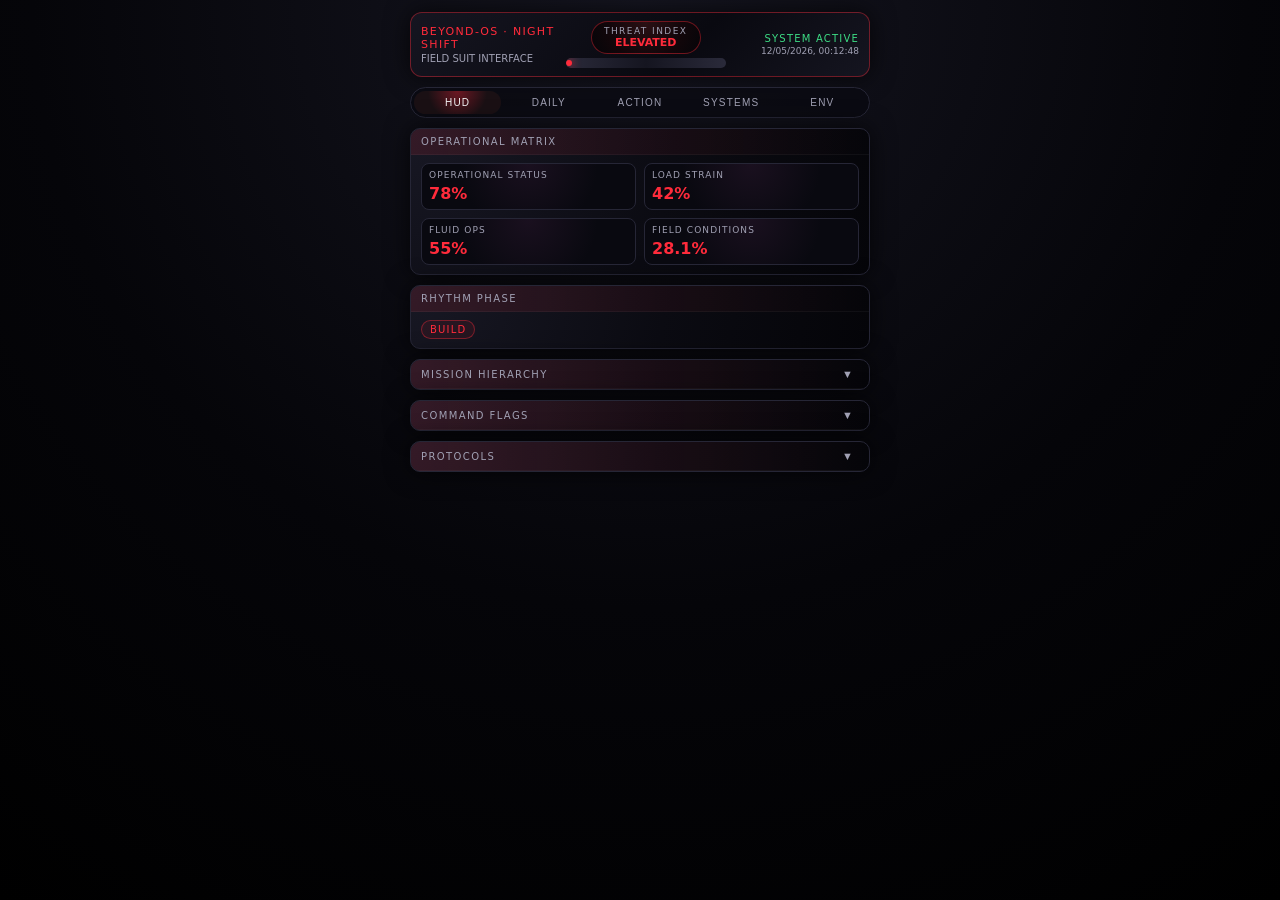
<file: demo/index.html>
<!DOCTYPE html>
<html lang="en">
<head>
  <meta charset="UTF-8" />
  <title>BEYOND‑OS · NIGHT SHIFT</title>
  <meta name="viewport" content="width=device-width, initial-scale=1.0" />
  <link rel="stylesheet" href="style.css" />
</head>
<body>
  <div class="app-shell">

    <!-- HUD HEADER -->
    <header class="hud-header">
      <div class="hud-left">
        <div class="hud-title">BEYOND‑OS · NIGHT SHIFT</div>
        <div class="hud-subtitle">FIELD SUIT INTERFACE</div>
      </div>

      <div class="hud-center">
        <div class="threat-badge" id="threatBadge">
          <span class="threat-label">THREAT INDEX</span>
          <span class="threat-value" id="threatValue">LOW</span>
        </div>
        <div class="pulse-line">
          <div class="pulse-dot"></div>
        </div>
      </div>

      <div class="hud-right">
        <div class="system-status" id="systemStatus">SYSTEM ACTIVE</div>
        <div class="timestamp" id="timestamp"></div>
      </div>
    </header>

    <!-- TOP TABS -->
    <nav class="top-tabs">
      <button class="tab-button active" data-target="screen-hud">HUD</button>
      <button class="tab-button" data-target="screen-daily">DAILY</button>
      <button class="tab-button" data-target="screen-action">ACTION</button>
      <button class="tab-button" data-target="screen-systems">SYSTEMS</button>
      <button class="tab-button" data-target="screen-env">ENV</button>
    </nav>

    <!-- SCREENS -->
    <main class="screen-container">
      <!-- HUD SCREEN -->
      <section id="screen-hud" class="screen active">

        <div class="panel panel-grid">
          <div class="panel-header">
            <span>OPERATIONAL MATRIX</span>
          </div>
          <div class="panel-body">
            <div class="metric-grid">
              <div class="metric-card">
                <div class="metric-label">OPERATIONAL STATUS</div>
                <div class="metric-value" id="metricOperational">–%</div>
              </div>

              <div class="metric-card">
                <div class="metric-label">LOAD STRAIN</div>
                <div class="metric-value" id="metricLoadStrain">–%</div>
              </div>

              <div class="metric-card">
                <div class="metric-label">FLUID OPS</div>
                <div class="metric-value" id="metricFluidOps">–%</div>
              </div>

              <div class="metric-card">
                <div class="metric-label">FIELD CONDITIONS</div>
                <div class="metric-value" id="metricFieldConditions">–%</div>
              </div>
            </div>
          </div>
        </div>

        <div class="panel">
          <div class="panel-header">
            <span>RHYTHM PHASE</span>
          </div>
          <div class="panel-body">
            <div class="tag" id="rhythmPhase">BUILD</div>
          </div>
        </div>

        <div class="panel collapsible" data-collapsible>
          <div class="panel-header">
            <span>MISSION HIERARCHY</span>
            <button class="collapse-toggle">▼</button>
          </div>
          <div class="panel-body">
            <ul class="bullet-list" id="missionList"></ul>
          </div>
        </div>

        <div class="panel collapsible" data-collapsible>
          <div class="panel-header">
            <span>COMMAND FLAGS</span>
            <button class="collapse-toggle">▼</button>
          </div>
          <div class="panel-body">
            <ul class="bullet-list" id="flagList"></ul>
          </div>
        </div>

        <div class="panel collapsible" data-collapsible>
          <div class="panel-header">
            <span>PROTOCOLS</span>
            <button class="collapse-toggle">▼</button>
          </div>
          <div class="panel-body">
            <ul class="bullet-list" id="protocolList"></ul>
          </div>
        </div>

      </section>
      <!-- DAILY SCREEN -->
      <section id="screen-daily" class="screen">

        <div class="panel">
          <div class="panel-header"><span>FASTING PROTOCOL</span></div>
          <div class="panel-body">
            <div class="status-line" id="fastingStatus">NO MEAL LOGGED</div>
            <div class="status-sub" id="fastingNote">// JUST ATE</div>
          </div>
        </div>

        <div class="panel">
          <div class="panel-header"><span>ENERGY & SLEEPINESS</span></div>
          <div class="panel-body">
            <div class="energy-scale-label">Tap current level:</div>
            <div class="energy-scale" id="energyScale"></div>
            <div class="energy-status" id="energyStatus">😴 // SLEEPY NOW</div>
          </div>
        </div>

        <div class="panel">
          <div class="panel-header"><span>SYSTEMS RESET</span></div>
          <div class="panel-body">
            <div>Sleep target: <span id="sleepTarget">7 hrs</span></div>
            <div>Last night: <span id="sleepLast">– hrs</span></div>
          </div>
        </div>

        <div class="panel">
          <div class="panel-header"><span>DAILY METRICS</span></div>
          <div class="panel-body">
            <div>Body weight: <span id="metricWeight">– lbs</span></div>
            <div>Calories: <span id="metricCalories">– / –</span></div>
            <div>Protein: <span id="metricProtein">– / – g</span></div>
            <div>Steps: <span id="metricSteps">– / –</span></div>
          </div>
        </div>

      </section>

      <!-- ACTION SCREEN -->
      <section id="screen-action" class="screen">

        <div class="panel">
          <div class="panel-header"><span>TODAY'S SESSION</span></div>
          <div class="panel-body">
            <div>Type: <span id="sessionType">–</span></div>
            <div>Focus: <span id="sessionFocus">–</span></div>

            <div class="movement-block">
              <div class="movement-label">Next movement:</div>
              <div class="movement-main" id="sessionMovement">–</div>
            </div>

            <button class="primary-button" id="logSetButton">// LOG SET</button>
            <div class="status-sub"><span id="setsLogged">0</span> sets logged</div>
          </div>
        </div>

        <div class="panel">
          <div class="panel-header"><span>ANCHOR MEALS</span></div>
          <div class="panel-body">
            <div>Meal A: <span id="mealAName">–</span> (<span id="mealAServings">–</span> servings)</div>
            <div>Meal B: <span id="mealBName">–</span> (<span id="mealBServings">–</span> servings)</div>

            <div class="action-row">
              <button class="secondary-button" id="startPrepButton">// START PREP</button>
              <button class="secondary-button" id="completePrepButton">// PREP COMPLETE</button>
            </div>

            <div class="status-sub" id="prepStatus">Prep not started.</div>
          </div>
        </div>

        <div class="panel collapsible" data-collapsible>
          <div class="panel-header">
            <span>GROCERY SUMMARY</span>
            <button class="collapse-toggle">▼</button>
          </div>
          <div class="panel-body">
            <div>Items: <span id="groceryItemsCount">–</span></div>
            <div>Est. cost: <span id="groceryCost">–</span></div>
            <button class="secondary-button">// VIEW LIST</button>
            <ul class="bullet-list" id="groceryList"></ul>
          </div>
        </div>

      </section>
      <!-- SYSTEMS SCREEN -->
      <section id="screen-systems" class="screen">

        <div class="panel">
          <div class="panel-header"><span>SUIT SYNC</span></div>
          <div class="panel-body">
            <div>Neural Link: <span class="tag tag-good" id="neuralLinkStatus">SYNCED</span></div>
          </div>
        </div>

        <div class="panel collapsible" data-collapsible>
          <div class="panel-header">
            <span>MISSION MODE</span>
            <button class="collapse-toggle">▼</button>
          </div>
          <div class="panel-body">
            <div>Current mode: <span id="missionMode">NIGHT SHIFT</span></div>
            <div class="status-sub">Optimized for late‑shift operations.</div>
          </div>
        </div>

      </section>

      <!-- ENVIRONMENT SCREEN -->
      <section id="screen-env" class="screen">

        <div class="panel">
          <div class="panel-header"><span>FIELD SENSOR MATRIX</span></div>
          <div class="panel-body env-grid">

            <div class="env-item">
              <div class="env-label">STRESS LOAD</div>
              <div class="env-value" id="envStress">–</div>
            </div>

            <div class="env-item">
              <div class="env-label">NOISE FLOOR</div>
              <div class="env-value" id="envNoise">–</div>
            </div>

            <div class="env-item">
              <div class="env-label">TEMP</div>
              <div class="env-value" id="envTemp">–</div>
            </div>

            <div class="env-item">
              <div class="env-label">HUMIDITY</div>
              <div class="env-value" id="envHumidity">–</div>
            </div>

          </div>
        </div>

      </section>

    </main>
  </div>

  <script src="app.js"></script>
</body>
</html>
</file>
<file: demo/style.css>
:root {
  --bg: #050509;
  --bg-panel: #101018;
  --bg-elevated: #0b0b12;
  --accent: #ff2b3b;
  --accent-soft: rgba(255, 43, 59, 0.4);
  --accent-soft2: rgba(255, 43, 59, 0.15);
  --text-main: #f5f5f7;
  --text-sub: #a0a0b3;
  --border-soft: #262636;
  --good: #3ddc84;
  --warn: #ffb347;
  --bad: #ff4b5c;
  --radius-panel: 10px;
  --shadow-soft: 0 0 24px rgba(0, 0, 0, 0.7);
  --font-main: system-ui, -apple-system, BlinkMacSystemFont, "SF Pro Text",
    "Segoe UI", sans-serif;
}

*,
*::before,
*::after {
  box-sizing: border-box;
}

html,
body {
  margin: 0;
  padding: 0;
  background: radial-gradient(circle at top, #151520 0, #050509 55%, #000 100%);
  color: var(--text-main);
  font-family: var(--font-main);
  -webkit-font-smoothing: antialiased;
}

body {
  min-height: 100vh;
}

.app-shell {
  max-width: 480px;
  margin: 0 auto;
  padding: 12px 10px 24px;
}

/* HUD HEADER */

.hud-header {
  display: grid;
  grid-template-columns: 1.2fr 1.4fr 1.1fr;
  gap: 8px;
  align-items: center;
  padding: 8px 10px;
  border-radius: 12px;
  background: linear-gradient(135deg, #151520 0, #090910 60%, #151520 100%);
  border: 1px solid var(--accent-soft);
  box-shadow: var(--shadow-soft);
  margin-bottom: 10px;
}

.hud-left {
  display: flex;
  flex-direction: column;
  gap: 2px;
}

.hud-title {
  font-size: 11px;
  letter-spacing: 0.12em;
  text-transform: uppercase;
  color: var(--accent);
}

.hud-subtitle {
  font-size: 10px;
  color: var(--text-sub);
}

.hud-center {
  display: flex;
  flex-direction: column;
  gap: 4px;
  align-items: center;
}

.threat-badge {
  display: inline-flex;
  flex-direction: column;
  align-items: center;
  padding: 4px 8px;
  border-radius: 999px;
  border: 1px solid var(--accent-soft);
  background: radial-gradient(circle at top, #2a1014 0, #12060a 60%, #050509 100%);
  min-width: 110px;
}

.threat-label {
  font-size: 9px;
  letter-spacing: 0.16em;
  text-transform: uppercase;
  color: var(--text-sub);
}

.threat-value {
  font-size: 11px;
  font-weight: 600;
  color: var(--accent);
}

.pulse-line {
  position: relative;
  width: 100%;
  height: 10px;
  border-radius: 999px;
  background: linear-gradient(90deg, #2a2a3a 0, #151520 50%, #2a2a3a 100%);
  overflow: hidden;
}

.pulse-dot {
  position: absolute;
  top: 2px;
  left: 0;
  width: 6px;
  height: 6px;
  border-radius: 999px;
  background: var(--accent);
  box-shadow: 0 0 10px var(--accent);
  animation: pulse-move 1.8s linear infinite;
}

@keyframes pulse-move {
  0% { left: 4px; opacity: 0; }
  10% { opacity: 1; }
  50% { left: calc(100% - 10px); opacity: 1; }
  100% { left: calc(100% - 4px); opacity: 0; }
}

.hud-right {
  display: flex;
  flex-direction: column;
  align-items: flex-end;
  gap: 2px;
}

.system-status {
  font-size: 10px;
  text-transform: uppercase;
  letter-spacing: 0.12em;
  color: var(--good);
}

.timestamp {
  font-size: 9px;
  color: var(--text-sub);
}

/* TOP TABS */

.top-tabs {
  display: flex;
  justify-content: space-between;
  gap: 4px;
  margin: 8px 0 10px;
  padding: 3px;
  border-radius: 999px;
  background: rgba(10, 10, 18, 0.9);
  border: 1px solid var(--border-soft);
}

.tab-button {
  flex: 1;
  border: none;
  background: transparent;
  color: var(--text-sub);
  font-size: 10px;
  text-transform: uppercase;
  letter-spacing: 0.12em;
  padding: 6px 0;
  border-radius: 999px;
  cursor: pointer;
  transition: background 0.18s ease, color 0.18s ease;
}

.tab-button.active {
  background: radial-gradient(circle at top, var(--accent-soft) 0, #1a1014 60%);
  color: var(--text-main);
}

/* SCREENS */

.screen-container { position: relative; }

.screen {
  display: none;
  animation: screen-fade 0.18s ease-out;
}

.screen.active { display: block; }

@keyframes screen-fade {
  from { opacity: 0; transform: translateY(4px); }
  to { opacity: 1; transform: translateY(0); }
}
/* PANELS */

.panel {
  background: radial-gradient(circle at top left, #181824 0, #0b0b12 55%, #050509 100%);
  border-radius: var(--radius-panel);
  border: 1px solid var(--border-soft);
  box-shadow: var(--shadow-soft);
  margin-bottom: 10px;
  overflow: hidden;
}

.panel-header {
  display: flex;
  justify-content: space-between;
  align-items: center;
  padding: 7px 10px;
  border-bottom: 1px solid rgba(255, 255, 255, 0.04);
  background: linear-gradient(90deg, rgba(255, 43, 59, 0.12), transparent);
  font-size: 10px;
  text-transform: uppercase;
  letter-spacing: 0.14em;
  color: var(--text-sub);
}

.panel-body {
  padding: 8px 10px 9px;
  font-size: 12px;
  color: var(--text-main);
}

/* METRIC GRID */

.metric-grid {
  display: grid;
  grid-template-columns: repeat(2, minmax(0, 1fr));
  gap: 8px;
}

.metric-card {
  border-radius: 8px;
  border: 1px solid var(--border-soft);
  background: radial-gradient(circle at top, #1a101f 0, #090910 60%);
  padding: 6px 7px;
}

.metric-label {
  font-size: 9px;
  text-transform: uppercase;
  letter-spacing: 0.12em;
  color: var(--text-sub);
  margin-bottom: 4px;
}

.metric-value {
  font-size: 16px;
  font-weight: 600;
  color: var(--accent);
}

/* TAGS */

.tag {
  display: inline-flex;
  align-items: center;
  padding: 3px 8px;
  border-radius: 999px;
  border: 1px solid var(--accent-soft);
  font-size: 10px;
  text-transform: uppercase;
  letter-spacing: 0.12em;
  color: var(--accent);
  background: rgba(255, 43, 59, 0.08);
}

.tag-good {
  border-color: rgba(61, 220, 132, 0.5);
  color: var(--good);
  background: rgba(61, 220, 132, 0.08);
}

/* COLLAPSIBLE */

.collapsible .panel-body {
  max-height: 500px;
  overflow: hidden;
  transition: max-height 0.18s ease-out, opacity 0.18s ease-out,
    padding-top 0.18s ease-out, padding-bottom 0.18s ease-out;
}

.collapsible.collapsed .panel-body {
  max-height: 0;
  opacity: 0;
  padding-top: 0;
  padding-bottom: 0;
}

.collapse-toggle {
  border: none;
  background: transparent;
  color: var(--text-sub);
  font-size: 11px;
  cursor: pointer;
}

/* LISTS */

.bullet-list {
  list-style: none;
  padding-left: 0;
  margin: 0;
}

.bullet-list li {
  position: relative;
  padding-left: 14px;
  margin-bottom: 4px;
  font-size: 11px;
  color: var(--text-main);
}

.bullet-list li::before {
  content: "›";
  position: absolute;
  left: 0;
  top: 0;
  color: var(--accent);
}

/* ENERGY SCALE */

.energy-scale-label {
  font-size: 11px;
  color: var(--text-sub);
  margin-bottom: 4px;
}

.energy-scale {
  display: flex;
  flex-wrap: wrap;
  gap: 4px;
  margin-bottom: 6px;
}

.energy-button {
  width: 22px;
  height: 22px;
  border-radius: 999px;
  border: 1px solid var(--border-soft);
  background: #0b0b12;
  color: var(--text-sub);
  font-size: 11px;
  display: flex;
  align-items: center;
  justify-content: center;
  cursor: pointer;
  transition: background 0.16s ease, border-color 0.16s ease, color 0.16s ease;
}

.energy-button.active {
  background: var(--accent);
  border-color: var(--accent);
  color: #fff;
}

.energy-status {
  font-size: 11px;
  color: var(--accent);
}

/* BUTTONS */

.primary-button,
.secondary-button {
  border-radius: 999px;
  border: 1px solid var(--accent-soft);
  background: radial-gradient(circle at top, var(--accent-soft) 0, #1a1014 60%);
  color: var(--text-main);
  font-size: 11px;
  text-transform: uppercase;
  letter-spacing: 0.12em;
  padding: 6px 10px;
  cursor: pointer;
  transition: transform 0.08s ease, box-shadow 0.08s ease, background 0.16s ease;
}

.secondary-button {
  background: #0b0b12;
  border-color: var(--border-soft);
}

.primary-button:active,
.secondary-button:active {
  transform: translateY(1px);
  box-shadow: 0 0 0 transparent;
}

/* ACTION ZONE */

.movement-block {
  margin: 6px 0 8px;
}

.movement-label {
  font-size: 11px;
  color: var(--text-sub);
}

.movement-main {
  font-size: 13px;
  margin-top: 2px;
}

.action-row {
  display: flex;
  gap: 6px;
  margin: 6px 0 4px;
}

.status-line {
  font-size: 12px;
}

.status-sub {
  font-size: 11px;
  color: var(--text-sub);
  margin-top: 2px;
}

/* ENV GRID */

.env-grid {
  display: grid;
  grid-template-columns: repeat(2, minmax(0, 1fr));
  gap: 8px;
}

.env-item {
  border-radius: 8px;
  border: 1px solid var(--border-soft);
  background: #0b0b12;
  padding: 6px 7px;
}

.env-label {
  font-size: 9px;
  text-transform: uppercase;
  letter-spacing: 0.12em;
  color: var(--text-sub);
  margin-bottom: 4px;
}

.env-value {
  font-size: 13px;
  color: var(--accent);
}

/* MISC */

.panel-body > div + div {
  margin-top: 3px;
}

@media (max-width: 360px) {
  .hud-header {
    grid-template-columns: 1.1fr 1.3fr 1fr;
  }
  .hud-title {
    font-size: 10px;
  }
}
:root {
  --bg: #050509;
  --bg-panel: #101018;
  --bg-elevated: #0b0b12;
  --accent: #ff2b3b;
  --accent-soft: rgba(255, 43, 59, 0.4);
  --accent-soft2: rgba(255, 43, 59, 0.15);
  --text-main: #f5f5f7;
  --text-sub: #a0a0b3;
  --border-soft: #262636;
  --good: #3ddc84;
  --warn: #ffb347;
  --bad: #ff4b5c;
  --radius-panel: 10px;
  --shadow-soft: 0 0 24px rgba(0, 0, 0, 0.7);
  --font-main: system-ui, -apple-system, BlinkMacSystemFont, "SF Pro Text",
    "Segoe UI", sans-serif;
}

*,
*::before,
*::after {
  box-sizing: border-box;
}

html,
body {
  margin: 0;
  padding: 0;
  background: radial-gradient(circle at top, #151520 0, #050509 55%, #000 100%);
  color: var(--text-main);
  font-family: var(--font-main);
  -webkit-font-smoothing: antialiased;
}

body {
  min-height: 100vh;
}

.app-shell {
  max-width: 480px;
  margin: 0 auto;
  padding: 12px 10px 24px;
}

/* HUD HEADER */

.hud-header {
  display: grid;
  grid-template-columns: 1.2fr 1.4fr 1.1fr;
  gap: 8px;
  align-items: center;
  padding: 8px 10px;
  border-radius: 12px;
  background: linear-gradient(135deg, #151520 0, #090910 60%, #151520 100%);
  border: 1px solid var(--accent-soft);
  box-shadow: var(--shadow-soft);
  margin-bottom: 10px;
}

.hud-left {
  display: flex;
  flex-direction: column;
  gap: 2px;
}

.hud-title {
  font-size: 11px;
  letter-spacing: 0.12em;
  text-transform: uppercase;
  color: var(--accent);
}

.hud-subtitle {
  font-size: 10px;
  color: var(--text-sub);
}

.hud-center {
  display: flex;
  flex-direction: column;
  gap: 4px;
  align-items: center;
}

.threat-badge {
  display: inline-flex;
  flex-direction: column;
  align-items: center;
  padding: 4px 8px;
  border-radius: 999px;
  border: 1px solid var(--accent-soft);
  background: radial-gradient(circle at top, #2a1014 0, #12060a 60%, #050509 100%);
  min-width: 110px;
}

.threat-label {
  font-size: 9px;
  letter-spacing: 0.16em;
  text-transform: uppercase;
  color: var(--text-sub);
}

.threat-value {
  font-size: 11px;
  font-weight: 600;
  color: var(--accent);
}

.pulse-line {
  position: relative;
  width: 100%;
  height: 10px;
  border-radius: 999px;
  background: linear-gradient(90deg, #2a2a3a 0, #151520 50%, #2a2a3a 100%);
  overflow: hidden;
}

.pulse-dot {
  position: absolute;
  top: 2px;
  left: 0;
  width: 6px;
  height: 6px;
  border-radius: 999px;
  background: var(--accent);
  box-shadow: 0 0 10px var(--accent);
  animation: pulse-move 1.8s linear infinite;
}

@keyframes pulse-move {
  0% { left: 4px; opacity: 0; }
  10% { opacity: 1; }
  50% { left: calc(100% - 10px); opacity: 1; }
  100% { left: calc(100% - 4px); opacity: 0; }
}

.hud-right {
  display: flex;
  flex-direction: column;
  align-items: flex-end;
  gap: 2px;
}

.system-status {
  font-size: 10px;
  text-transform: uppercase;
  letter-spacing: 0.12em;
  color: var(--good);
}

.timestamp {
  font-size: 9px;
  color: var(--text-sub);
}

/* TOP TABS */

.top-tabs {
  display: flex;
  justify-content: space-between;
  gap: 4px;
  margin: 8px 0 10px;
  padding: 3px;
  border-radius: 999px;
  background: rgba(10, 10, 18, 0.9);
  border: 1px solid var(--border-soft);
}

.tab-button {
  flex: 1;
  border: none;
  background: transparent;
  color: var(--text-sub);
  font-size: 10px;
  text-transform: uppercase;
  letter-spacing: 0.12em;
  padding: 6px 0;
  border-radius: 999px;
  cursor: pointer;
  transition: background 0.18s ease, color 0.18s ease;
}

.tab-button.active {
  background: radial-gradient(circle at top, var(--accent-soft) 0, #1a1014 60%);
  color: var(--text-main);
}

/* SCREENS */

.screen-container { position: relative; }

.screen {
  display: none;
  animation: screen-fade 0.18s ease-out;
}

.screen.active { display: block; }

@keyframes screen-fade {
  from { opacity: 0; transform: translateY(4px); }
  to { opacity: 1; transform: translateY(0); }
}
/* PANELS */

.panel {
  background: radial-gradient(circle at top left, #181824 0, #0b0b12 55%, #050509 100%);
  border-radius: var(--radius-panel);
  border: 1px solid var(--border-soft);
  box-shadow: var(--shadow-soft);
  margin-bottom: 10px;
  overflow: hidden;
}

.panel-header {
  display: flex;
  justify-content: space-between;
  align-items: center;
  padding: 7px 10px;
  border-bottom: 1px solid rgba(255, 255, 255, 0.04);
  background: linear-gradient(90deg, rgba(255, 43, 59, 0.12), transparent);
  font-size: 10px;
  text-transform: uppercase;
  letter-spacing: 0.14em;
  color: var(--text-sub);
}

.panel-body {
  padding: 8px 10px 9px;
  font-size: 12px;
  color: var(--text-main);
}

/* METRIC GRID */

.metric-grid {
  display: grid;
  grid-template-columns: repeat(2, minmax(0, 1fr));
  gap: 8px;
}

.metric-card {
  border-radius: 8px;
  border: 1px solid var(--border-soft);
  background: radial-gradient(circle at top, #1a101f 0, #090910 60%);
  padding: 6px 7px;
}

.metric-label {
  font-size: 9px;
  text-transform: uppercase;
  letter-spacing: 0.12em;
  color: var(--text-sub);
  margin-bottom: 4px;
}

.metric-value {
  font-size: 16px;
  font-weight: 600;
  color: var(--accent);
}

/* TAGS */

.tag {
  display: inline-flex;
  align-items: center;
  padding: 3px 8px;
  border-radius: 999px;
  border: 1px solid var(--accent-soft);
  font-size: 10px;
  text-transform: uppercase;
  letter-spacing: 0.12em;
  color: var(--accent);
  background: rgba(255, 43, 59, 0.08);
}

.tag-good {
  border-color: rgba(61, 220, 132, 0.5);
  color: var(--good);
  background: rgba(61, 220, 132, 0.08);
}

/* COLLAPSIBLE */

.collapsible .panel-body {
  max-height: 500px;
  overflow: hidden;
  transition: max-height 0.18s ease-out, opacity 0.18s ease-out,
    padding-top 0.18s ease-out, padding-bottom 0.18s ease-out;
}

.collapsible.collapsed .panel-body {
  max-height: 0;
  opacity: 0;
  padding-top: 0;
  padding-bottom: 0;
}

.collapse-toggle {
  border: none;
  background: transparent;
  color: var(--text-sub);
  font-size: 11px;
  cursor: pointer;
}

/* LISTS */

.bullet-list {
  list-style: none;
  padding-left: 0;
  margin: 0;
}

.bullet-list li {
  position: relative;
  padding-left: 14px;
  margin-bottom: 4px;
  font-size: 11px;
  color: var(--text-main);
}

.bullet-list li::before {
  content: "›";
  position: absolute;
  left: 0;
  top: 0;
  color: var(--accent);
}

/* ENERGY SCALE */

.energy-scale-label {
  font-size: 11px;
  color: var(--text-sub);
  margin-bottom: 4px;
}

.energy-scale {
  display: flex;
  flex-wrap: wrap;
  gap: 4px;
  margin-bottom: 6px;
}

.energy-button {
  width: 22px;
  height: 22px;
  border-radius: 999px;
  border: 1px solid var(--border-soft);
  background: #0b0b12;
  color: var(--text-sub);
  font-size: 11px;
  display: flex;
  align-items: center;
  justify-content: center;
  cursor: pointer;
  transition: background 0.16s ease, border-color 0.16s ease, color 0.16s ease;
}

.energy-button.active {
  background: var(--accent);
  border-color: var(--accent);
  color: #fff;
}

.energy-status {
  font-size: 11px;
  color: var(--accent);
}

/* BUTTONS */

.primary-button,
.secondary-button {
  border-radius: 999px;
  border: 1px solid var(--accent-soft);
  background: radial-gradient(circle at top, var(--accent-soft) 0, #1a1014 60%);
  color: var(--text-main);
  font-size: 11px;
  text-transform: uppercase;
  letter-spacing: 0.12em;
  padding: 6px 10px;
  cursor: pointer;
  transition: transform 0.08s ease, box-shadow 0.08s ease, background 0.16s ease;
}

.secondary-button {
  background: #0b0b12;
  border-color: var(--border-soft);
}

.primary-button:active,
.secondary-button:active {
  transform: translateY(1px);
  box-shadow: 0 0 0 transparent;
}

/* ACTION ZONE */

.movement-block {
  margin: 6px 0 8px;
}

.movement-label {
  font-size: 11px;
  color: var(--text-sub);
}

.movement-main {
  font-size: 13px;
  margin-top: 2px;
}

.action-row {
  display: flex;
  gap: 6px;
  margin: 6px 0 4px;
}

.status-line {
  font-size: 12px;
}

.status-sub {
  font-size: 11px;
  color: var(--text-sub);
  margin-top: 2px;
}

/* ENV GRID */

.env-grid {
  display: grid;
  grid-template-columns: repeat(2, minmax(0, 1fr));
  gap: 8px;
}

.env-item {
  border-radius: 8px;
  border: 1px solid var(--border-soft);
  background: #0b0b12;
  padding: 6px 7px;
}

.env-label {
  font-size: 9px;
  text-transform: uppercase;
  letter-spacing: 0.12em;
  color: var(--text-sub);
  margin-bottom: 4px;
}

.env-value {
  font-size: 13px;
  color: var(--accent);
}

/* MISC */

.panel-body > div + div {
  margin-top: 3px;
}

@media (max-width: 360px) {
  .hud-header {
    grid-template-columns: 1.1fr 1.3fr 1fr;
  }
  .hud-title {
    font-size: 10px;
  }
}
</file>
